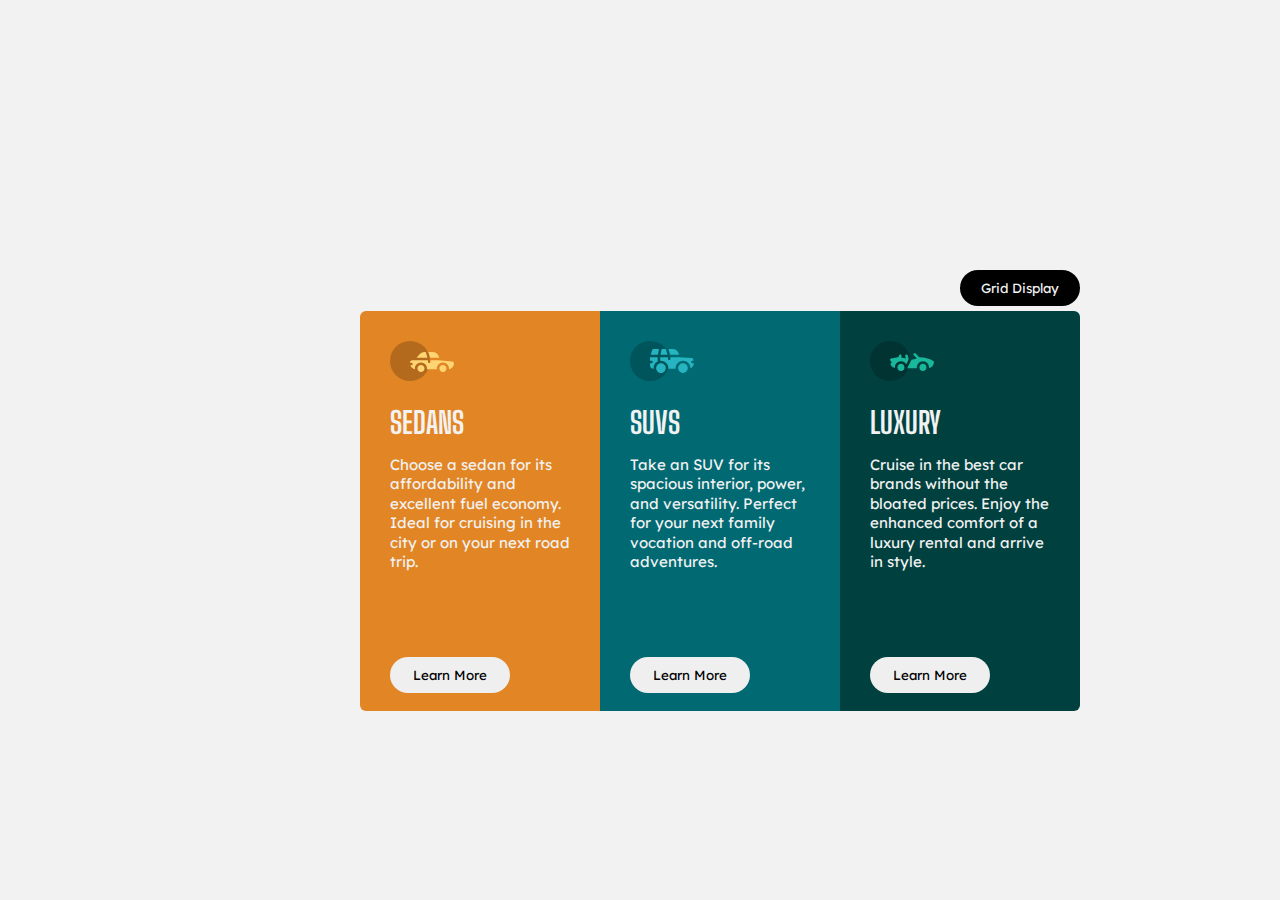
<file: index.html>
<!DOCTYPE html>
<html lang="en">
  <head>
    <meta charset="UTF-8" />
    <meta http-equiv="X-UA-Compatible" content="IE=edge" />
    <meta name="viewport" content="width=device-width, initial-scale=1.0" />
    <title>FlexBox</title>
    <link rel="stylesheet" href="./style.css" />
    <style>
      @import url("https://fonts.googleapis.com/css2?family=Big+Shoulders+Display");
      @import url("https://fonts.googleapis.com/css2?family=Lexend+Deca");
    </style>
  </head>

  <body>
    <main>
      <div class="sidbut">
        <a href="./grid.html" target="_self"><button>Grid Display</button></a>
      </div>
      <div class="housing">
        <div id="first-content">
          <img src="./images/icon-sedans.svg" alt="sedans_logo" />
          <h1>SEDANS</h1>
          <p>
            Choose a sedan for its affordability and excellent fuel economy.
            Ideal for cruising in the city or on your next road trip.
          </p>
          <button>Learn More</button>
        </div>
        <div id="second-content">
          <img src="./images/icon-suvs.svg" alt="suv_logo" />
          <h1>SUVS</h1>
          <p>
            Take an SUV for its spacious interior, power, and versatility.
            Perfect for your next family vocation and off-road adventures.
          </p>
          <button>Learn More</button>
        </div>
        <div id="third-content">
          <img src="./images/icon-luxury.svg" alt="luxury_logo" />
          <h1>LUXURY</h1>
          <p>
            Cruise in the best car brands without the bloated prices. Enjoy the
            enhanced comfort of a luxury rental and arrive in style.
          </p>
          <button>Learn More</button>
        </div>
      </div>
    </main>
  </body>
</html>
</file>
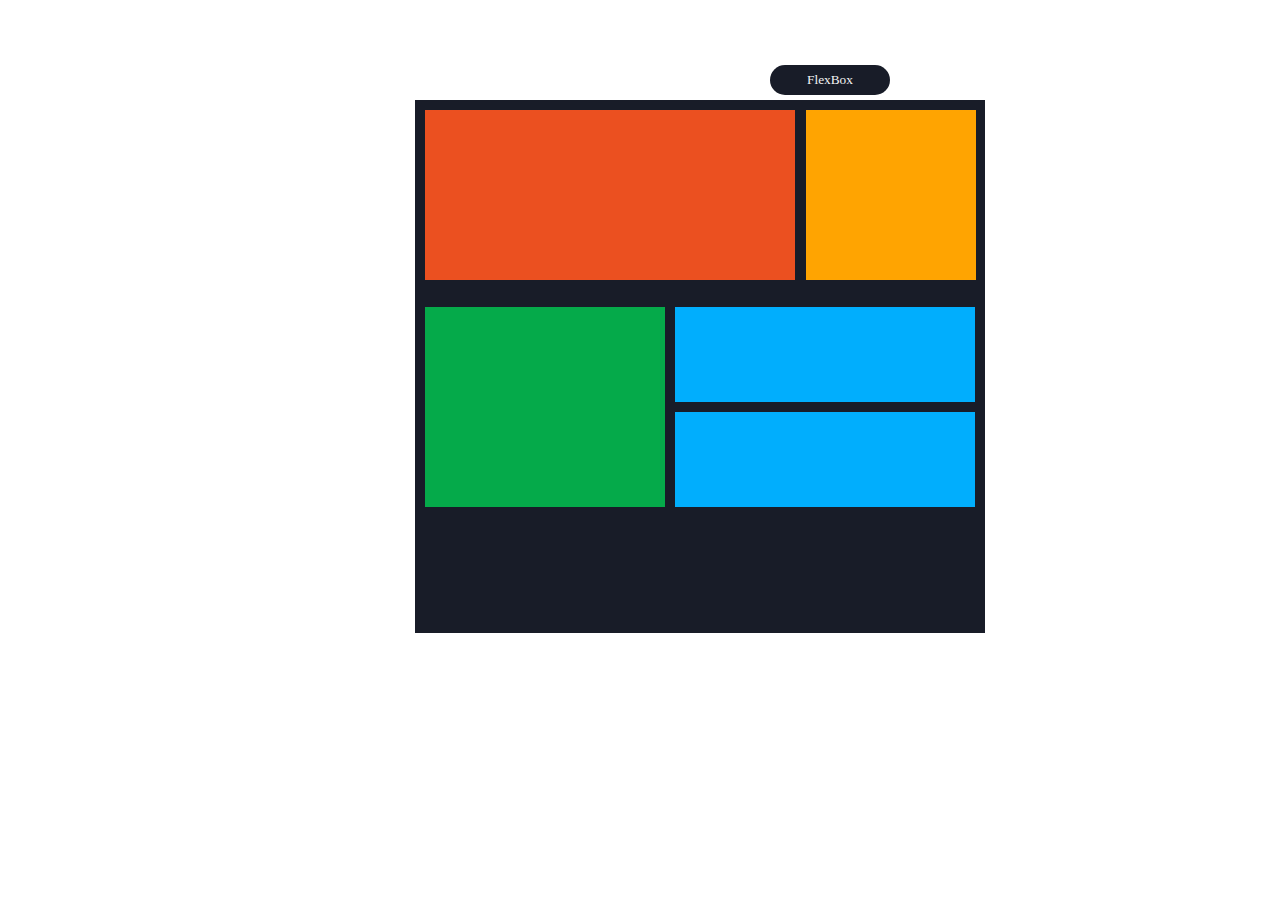
<file: grid.html>
<!DOCTYPE html>
<html lang="en">
  <head>
    <meta charset="UTF-8" />
    <meta http-equiv="X-UA-Compatible" content="IE=edge" />
    <meta name="viewport" content="width=device-width, initial-scale=1.0" />
    <title>Grid Layout</title>
    <link rel="stylesheet" href="./style2.css" />
  </head>
  <body>
    <div class="sidbut">
        <a href="./index.html" target="_self"><button>FlexBox</button></a>
      </div>
    <div class="container">
      <div class="header"></div>
      <div class="nav"></div>
      <div class="content"></div>
      <div class="footer1"></div>
      <div class="footer2"></div>
    </div>
  </body>
</html>
</file>
<file: style.css>
* {
  margin: 0px;
  padding: 0px;
  box-sizing: border-box;
}

body {
  width: 1440px;
  background-color: #f2f2f2;
  font-family: Big Shoulders Display;
  font-size: 15px;
  min-width: 375px;
  overflow: hidden;
}

.sidbut>a>button{
  position: relative;
  float: left;
  left: 300px;
  bottom: 5px;
  width: 120px;
  border: 0px;
  border-radius: 70px;
  cursor: pointer;
  font-family: Lexend Deca;
  background-color: black;
  color: #f2f2f2;
}

.sidbut>a>button:hover{
  background-color: #00403f;
}

main {
  width: 50%;
  height: 100vh;
  margin: auto;
  display: flex;
  align-items: center;
  justify-content: center;
  flex-direction: column;
}

.housing {
  display: flex;
}

#first-content {
  background-color: #e28525;
  padding: 2em;
  width: 100%;
  height: 400px;
  border-radius: 6px 0px 0px 6px;
}

#second-content {
  background-color: #016972;
  padding: 2em;
  width: 100%;
  height: 400px;
}

#third-content {
  background-color: #00403f;
  padding: 2em;
  width: 100%;
  height: 400px;
  border-radius: 0px 6px 6px 0px;
}

h1,
p {
  color: #f2f2f2;
}

h1 {
  margin: 20px 0px 15px 0px;
  font-weight: 700;
}

p {
  font-family: Lexend Deca;
  line-height: 130%;
}

button {
  padding: 10px;
  margin-top: 85px;
  width: 120px;
  border: 0px;
  border-radius: 70px;
  cursor: pointer;
  font-family: Lexend Deca;
}

#first-content>button:hover {
  color: #e28525;
}

#second-content>button:hover {
  color: #016972;
}

#third-content>button:hover {
  color: #00403f;
}
</file>
<file: style2.css>
body {
  margin: auto;
  padding: 0%;
  display: flex;
}

.sidbut>a>button{
    position: relative;
    /* float: right; */
    left: 770px;
    top: 65px;
    width: 120px;
    height: 30px;
    border: 0px;
    border-radius: 70px;
    cursor: pointer;
    font-family: Lexend Deca;
    background-color: #181c28;
    color: #f2f2f2;
  }
  
  .sidbut>a>button:hover{
    background-color: #05aa4a;
  }

.container {
  background-color: #181c28;
  padding: 10px;
  display: grid;
  grid-template-columns: 1fr 1fr;
  height: 57vh;
  width: 550px;
  margin: 100px auto;
  /* overflow: hidden; */
  /* justify-content: space-between; */
}
.header {
  padding: 10px;
  background-color: #eb5020;
  width: 350px;
  height: 150px;
}
.nav {
  padding: 10px;
  background-color: #ffa401;
  height: 150px;
  width: 150px;
  position: relative;
  display: block;
  left: 11px;
}
.content {
  padding: 10px;
  background-color: #05aa4a;
  width: 220px;
  height: 180px;
  position: relative;
  top: 5%;
}
.footer1 {
  padding: 10px;
  background-color: #01aefd;
  display: flex;
  position: relative;
  width: 280px;
  height: 75px;
  top: 5%;
  right: 40%;
}
.footer2 {
  padding: 10px;
  background-color: #01aefd;
  display: flex;
  position: relative;
  width: 280px;
  height: 75px;
  left: 67.5%;
  bottom: 90%;
}
</file>
